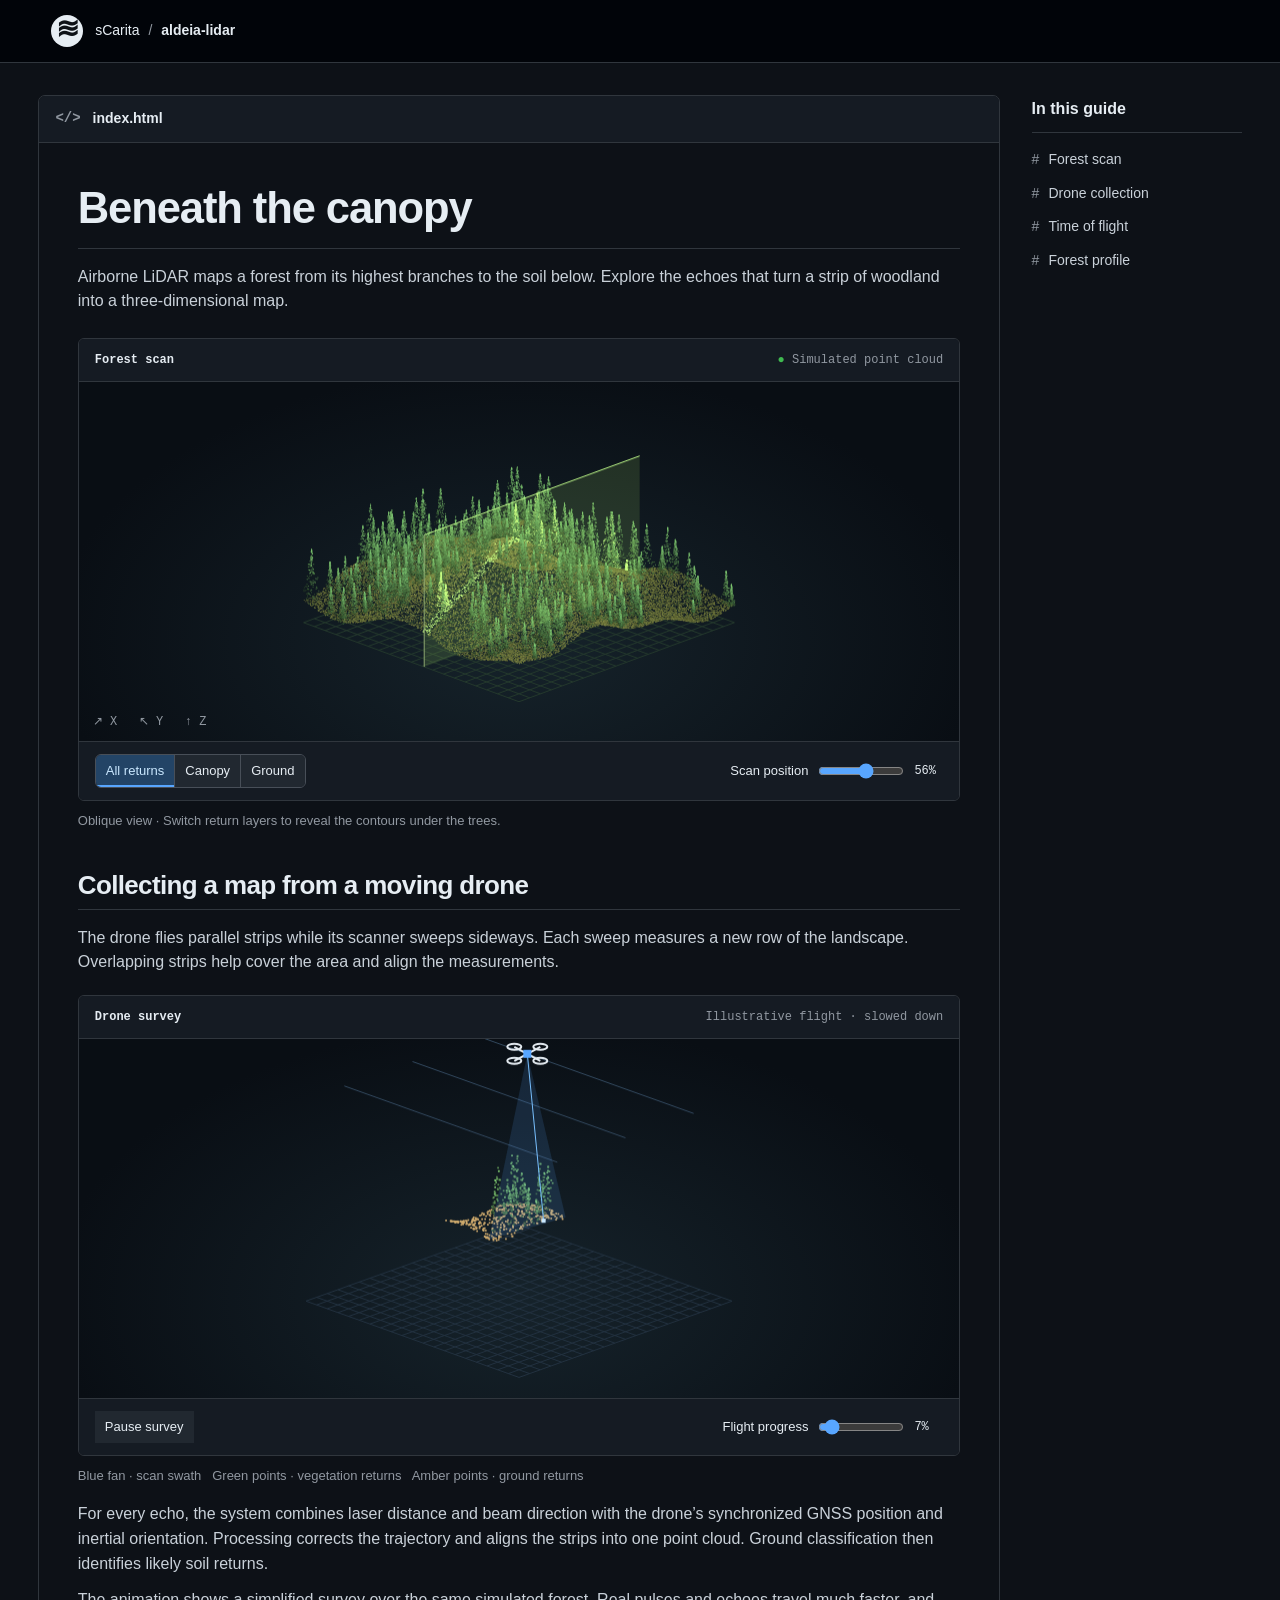
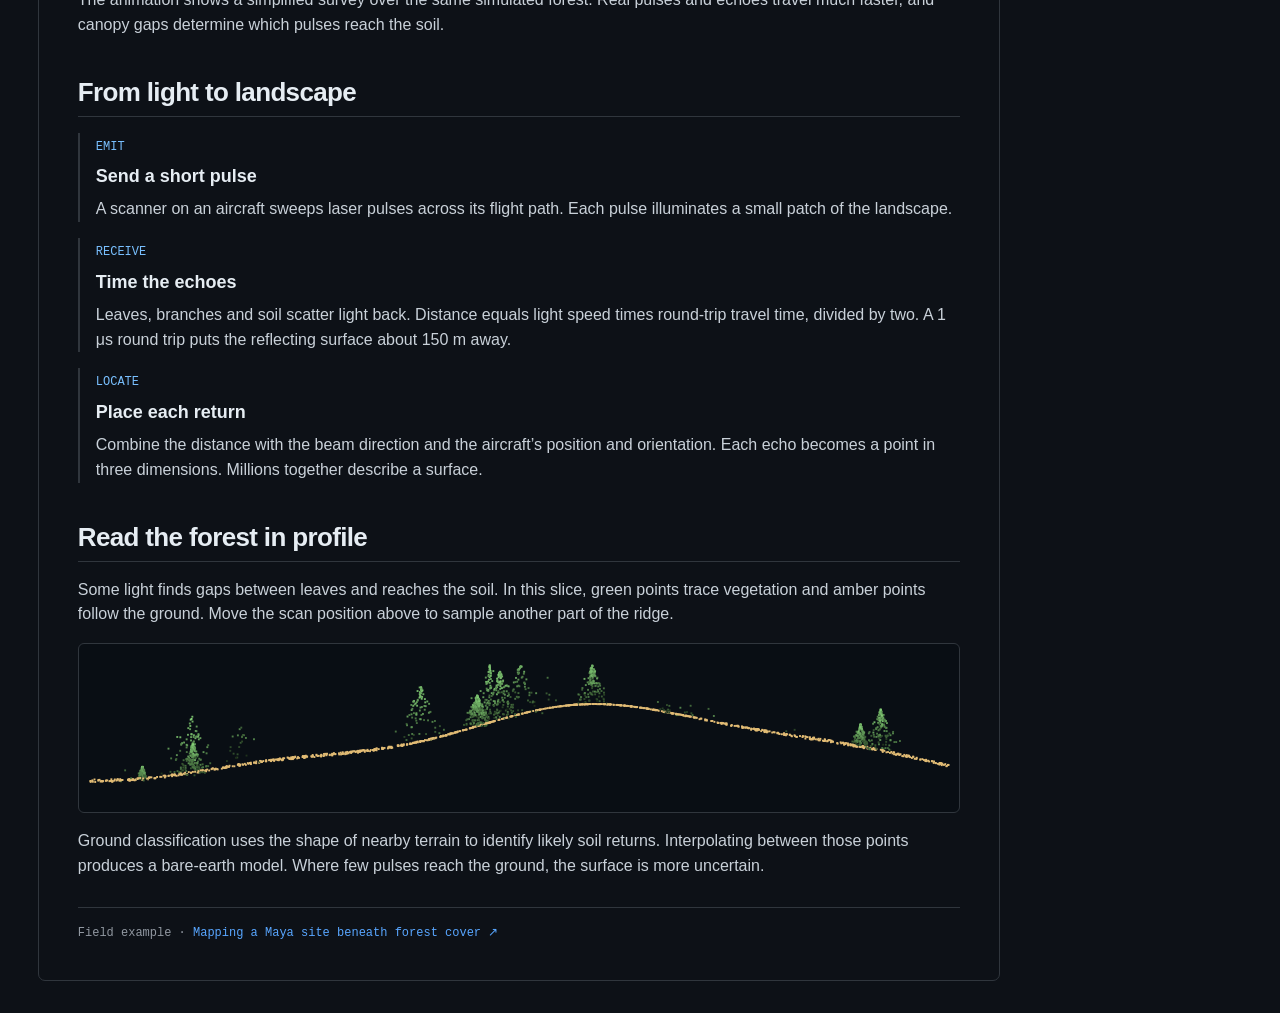
<file: docs/index.html>
<!doctype html>
<html lang="en">
<meta charset="utf-8"><meta name="viewport" content="width=device-width,initial-scale=1">
<title>LiDAR · Beneath the canopy</title>
<style>
:root {
  color-scheme: dark;
  --bg: #0d1117;
  --surface: #151b23;
  --border: #30363d;
  --fg: #e6edf3;
  --muted: #9198a1;
  --link: #58a6ff;
  --mono: ui-monospace, SFMono-Regular, Consolas, monospace;
}
* { box-sizing: border-box }
body { margin: 0; background: var(--bg); color: var(--fg); font: 16px/1.55 -apple-system,BlinkMacSystemFont,"Segoe UI",sans-serif }
a { color: var(--link); text-decoration: none }
a:hover { text-decoration: underline }
:focus-visible { outline: 2px solid var(--link); outline-offset: 3px }
header { background: #010409; border-bottom: 1px solid var(--border); padding: 15px clamp(16px,4vw,64px); display: flex; align-items: center; gap: 12px; font-size: 14px }
.mark { display: grid; place-items: center; background: var(--fg); width: 32px; height: 32px; border-radius: 50%; color: var(--bg); font: bold 28px/1 var(--mono) }
header a { color: var(--fg) }
.slash { color: var(--muted); margin: 0 5px }
.layout { max-width: 1320px; padding: 32px clamp(16px,3vw,44px); margin: auto; display: grid; grid-template-columns: minmax(0,1fr) 210px; gap: 32px; align-items: start }
main { min-width: 0; border: 1px solid var(--border); border-radius: 7px; overflow: hidden }
.filebar,.bar,.controls { background: var(--surface); display: flex; align-items: center; gap: 12px; padding: 12px 16px }
.filebar,.bar { border-bottom: 1px solid var(--border) }
.filebar { font-size: 14px; font-weight: 600 }
.filebar span { color: var(--muted); font-family: var(--mono) }
article.document { padding: clamp(18px,3vw,40px) }
h1,h2,h3,p,figure { margin: 0 }
h1,h2 { font-weight: 600; line-height: 1.25; letter-spacing: -.025em; padding-bottom: .28em; border-bottom: 1px solid var(--border); margin-bottom: 16px }
h1 { font-size: clamp(30px,3.4vw,46px) }
h2 { font-size: 26px }
h3 { font-size: 18px; margin: 6px 0 }
.hero { margin-bottom: 24px }
.hero p,.copy,.steps p { color: #c9d1d9 }
.viewer,.slice { border: 1px solid var(--border); border-radius: 6px; overflow: hidden }
.mono,.axis,.step-label,output { font: 12px/1.5 var(--mono) }
.bar,.controls { justify-content: space-between; flex-wrap: wrap }
.bar span,.axis,figcaption,footer { color: var(--muted) }
.bar .dot { color: #3fb950 }
.stage { position: relative; background: radial-gradient(ellipse at 50% 72%,#16232b,#090e14 75%) }
.stage canvas { width: 100%; height: clamp(250px,28vw,385px); display: block }
.axis { position: absolute; left: 14px; bottom: 10px }
.controls { border-top: 1px solid var(--border) }
.modes { display: inline-flex; border: 1px solid #484f58; border-radius: 6px; overflow: hidden }
button { font: inherit; font-size: 13px; background: #212830; color: var(--fg); border: 0; cursor: pointer; padding: 6px 10px }
button + button { border-left: 1px solid #484f58 }
button:hover { background: #30363d }
button[aria-pressed=true] { background: #234466; color: #cae8ff; box-shadow: inset 0 -2px var(--link) }
button:focus-visible { outline-offset: -3px }
label { display: flex; gap: 8px; align-items: center; font-size: 13px }
input { width: 86px; accent-color: var(--link) }
output { min-width: 4ch }
figcaption,footer { font-size: 13px; margin-top: 10px }
.section { margin-top: 38px }
.steps { display: grid; gap: 16px }
.steps article { border-left: 2px solid var(--border); padding-left: 16px }
.step-label { color: #79c0ff }
.slice { width: 100%; height: 170px; display: block; margin: 16px 0; background: #090e14 }
footer { border-top: 1px solid var(--border); padding-top: 16px; margin-top: 28px }
aside { font-size: 14px }
aside h2 { font-size: 16px; padding: 4px 0 13px; letter-spacing: 0 }
aside nav { display: grid; gap: 12px }
aside nav a { color: #c9d1d9 }
aside nav a::before { content: "#"; color: var(--muted); margin-right: 9px }
@media(max-width:850px) { .layout { grid-template-columns: 1fr; gap: 18px } aside { grid-row: 1 } aside nav { display:flex; flex-wrap:wrap; gap: 6px 16px } aside h2 { display:none } }
@media(max-width:520px) { .layout { padding: 14px 10px } .controls,.bar { padding: 10px } article.document { padding: 16px } }
</style>
<header><span class="mark" aria-hidden="true">≋</span><a href="https://github.com/sCarita/aldeia-lidar">sCarita <span class="slash">/</span> <strong>aldeia-lidar</strong></a></header>
<div class="layout"><main><div class="filebar"><span aria-hidden="true">&lt;/&gt;</span> index.html</div><article class="document"><section class="hero"><h1>Beneath the canopy</h1><p>Airborne LiDAR maps a forest from its highest branches to the soil below. Explore the echoes that turn a strip of woodland into a three-dimensional map.</p></section>
<figure id="scan"><div class="viewer"><div class="bar mono"><strong>Forest scan</strong><span><span class="dot">●</span> Simulated point cloud</span></div><div class="stage"><canvas id="scene" role="img" aria-label="Oblique point cloud of a wooded ridge. A luminous sweep marks the selected cross-section."></canvas><span class="axis mono">↗ X &nbsp; ↖ Y &nbsp; ↑ Z</span></div><div class="controls"><div class="modes" aria-label="Visible returns"><button aria-pressed="true" data-mode="all">All returns</button><button aria-pressed="false" data-mode="trees">Canopy</button><button aria-pressed="false" data-mode="land">Ground</button></div><label>Scan position <input id="pos" type="range" min="0" max="100" value="56"><output id="value">56%</output></label></div></div><figcaption>Oblique view · Switch return layers to reveal the contours under the trees.</figcaption></figure>
<section class="section" id="drone-section">
<h2>Collecting a map from a moving drone</h2>
<p class="copy">The drone flies parallel strips while its scanner sweeps sideways. Each sweep measures a new row of the landscape. Overlapping strips help cover the area and align the measurements.</p>
<figure style="margin-top:20px"><div class="viewer">
<div class="bar mono"><strong>Drone survey</strong><span>Illustrative flight · slowed down</span></div>
<div class="stage"><canvas id="flight" role="img" aria-label="Animated oblique view of a drone flying three overlapping survey strips, with a laser fan beneath it and collected points appearing behind it."></canvas></div>
<div class="controls"><button id="flight-toggle" type="button">Pause survey</button><label>Flight progress <input id="flight-progress" type="range" min="0" max="1000" value="0"><output id="flight-value">0%</output></label></div>
</div><figcaption>Blue fan · scan swath &nbsp; Green points · vegetation returns &nbsp; Amber points · ground returns</figcaption></figure>
<p class="copy" style="margin-top:16px">For every echo, the system combines laser distance and beam direction with the drone’s synchronized GNSS position and inertial orientation. Processing corrects the trajectory and aligns the strips into one point cloud. Ground classification then identifies likely soil returns.</p>
<p class="copy" style="margin-top:12px">The animation shows a simplified survey over the same simulated forest. Real pulses and echoes travel much faster, and canopy gaps determine which pulses reach the soil.</p>
</section>
<section class="section" id="principle"><h2>From light to landscape</h2><div class="steps"><article><b class="step-label">EMIT</b><h3>Send a short pulse</h3><p>A scanner on an aircraft sweeps laser pulses across its flight path. Each pulse illuminates a small patch of the landscape.</p></article><article><b class="step-label">RECEIVE</b><h3>Time the echoes</h3><p>Leaves, branches and soil scatter light back. Distance equals light speed times round-trip travel time, divided by two. A 1 μs round trip puts the reflecting surface about 150 m away.</p></article><article><b class="step-label">LOCATE</b><h3>Place each return</h3><p>Combine the distance with the beam direction and the aircraft’s position and orientation. Each echo becomes a point in three dimensions. Millions together describe a surface.</p></article></div></section>
<section class="section" id="profile-section"><h2>Read the forest in profile</h2><p class="copy">Some light finds gaps between leaves and reaches the soil. In this slice, green points trace vegetation and amber points follow the ground. Move the scan position above to sample another part of the ridge.</p><canvas id="profile" class="slice" role="img" aria-label="Side view of the selected strip showing vegetation above the ground profile"></canvas><p class="copy">Ground classification uses the shape of nearby terrain to identify likely soil returns. Interpolating between those points produces a bare-earth model. Where few pulses reach the ground, the surface is more uncertain.</p></section>
<footer class="mono">Field example · <a href="https://pietromiotti.com/latest/maya-site/">Mapping a Maya site beneath forest cover ↗</a></footer></article></main><aside><h2>In this guide</h2><nav aria-label="In this guide"><a href="#scan">Forest scan</a><a href="#drone-section">Drone collection</a><a href="#principle">Time of flight</a><a href="#profile-section">Forest profile</a></nav></aside></div>
<script>
const scene=document.querySelector('#scene'),profile=document.querySelector('#profile'),slider=document.querySelector('#pos');
let mode='all',seed=809;function rand(){seed=(Math.imul(seed,1664525)+1013904223)>>>0;return seed/4294967296}
function ground(x,y){return .07+.18*Math.exp(-((x-.55)**2/.17+(y-.61)**2/.08))+.025*Math.sin(x*11+y*3)+.012*Math.sin(y*18-x*4)}
const points=[];function point(x,y,z,tree,c){points.push({x,y,z,tree,c})}
for(let i=0;i<38000;i++){let x=rand(),y=rand(),z=ground(x,y),v=Math.floor(65+rand()*55+z*160);point(x,y,z,false,'rgb('+v+','+(v+7)+','+Math.floor(v*.55)+')')}
for(let i=0;i<390;i++){let x=rand(),y=rand(),z=ground(x,y),h=.035+rand()*.15;if(Math.abs(y-.3-.1*Math.sin(x*6))<.08)continue;
for(let j=0;j<150;j++){let t=rand(),a=rand()*Math.PI*2,r=(1-t)*h*.25*Math.sqrt(rand())*(.8+.2*Math.cos(t*28)),v=Math.floor(48+105*t+rand()*50+23*Math.cos(a));point(x+r*Math.cos(a),y+r*Math.sin(a),z+t*h,true,'rgb('+Math.floor(v*.64)+','+v+','+Math.floor(v*.58)+')')}}
points.sort((a,b)=>a.x+a.y-b.x-b.y);
function setup(c){let w=c.clientWidth,h=c.clientHeight,d=Math.min(devicePixelRatio,2);c.width=Math.round(w*d);c.height=Math.round(h*d);let ctx=c.getContext('2d');ctx.scale(d,d);return {ctx,w,h}}
function draw(){let s=+slider.value/100;document.querySelector('#value').value=slider.value+'%';let {ctx,w,h}=setup(scene),k=Math.min(w*.68,h*1.02),v=k*.40;
function project(x,y,z){return [w/2+(x-y)*k*.59,h*.67+(x+y-1)*v*.54-z*k*.90]}
function line(a,b,color){ctx.strokeStyle=color;ctx.beginPath();ctx.moveTo(...a);ctx.lineTo(...b);ctx.stroke()}
for(let i=0;i<=20;i++){let t=i/20;line(project(t,0,0),project(t,1,0),'#263b2e');line(project(0,t,0),project(1,t,0),'#263b2e')}
let slice=setup(profile);for(const p of points){let near=Math.abs(p.x-s)<.014;if(near){slice.ctx.fillStyle=p.tree?p.c:'#e2bc75';slice.ctx.fillRect(10+p.y*(slice.w-20),slice.h-12-p.z*slice.h*2.03,1.9,1.9)}
if((mode==='land'&&p.tree)||(mode==='trees'&&!p.tree))continue;let [x,y]=project(p.x,p.y,p.z);ctx.fillStyle=near?'#cbff86':p.c;ctx.fillRect(x,y,Math.max(1,k*.0023),Math.max(1,k*.0023))}
let corners=[[s,0,0],[s,0,.40],[s,1,.40],[s,1,0]].map(p=>project(...p));ctx.fillStyle='#bdff7020';ctx.beginPath();corners.forEach(([x,y],i)=>i?ctx.lineTo(x,y):ctx.moveTo(x,y));ctx.closePath();ctx.fill();line(corners[1],corners[2],'#bffa8a');line(corners[2],corners[3],'#8da871')}
let frame;function schedule(){cancelAnimationFrame(frame);frame=requestAnimationFrame(draw)}slider.oninput=schedule;document.querySelectorAll('[data-mode]').forEach(b=>b.onclick=()=>{mode=b.dataset.mode;document.querySelectorAll('[data-mode]').forEach(x=>x.setAttribute('aria-pressed',x===b));schedule()});window.addEventListener('resize',schedule);draw()

// The flight view uses the same simulated points as the terrain viewer.
const flightCanvas = document.querySelector('#flight');
const flightProgress = document.querySelector('#flight-progress');
const flightValue = document.querySelector('#flight-value');
const flightToggle = document.querySelector('#flight-toggle');
const motionPreference = window.matchMedia('(prefers-reduced-motion: reduce)');
let flightPlaying = !motionPreference.matches;
let flightTime = 0;
let previousFlightTime = null;
const flightDuration = 24000;
const laneCenters = [0.18, 0.50, 0.82];
const surveyPoints = points.filter((point, index) => index % 7 === 0);

function drawFlight() {
  const {ctx, w, h} = setup(flightCanvas);
  const scale = Math.min(w * 0.66, h * 0.85);
  const progress = Number(flightProgress.value) / 1000;
  const lane = Math.min(2, Math.floor(progress * 3));
  const fraction = progress === 1 ? 1 : progress * 3 - lane;
  const droneX = lane % 2 ? 1 - fraction : fraction;
  const droneY = laneCenters[lane];
  function project(x, y, z) {
    return [w / 2 + (x - y) * scale * 0.70,
      h * 0.73 + (x + y - 1) * scale * 0.25 - z * scale];
  }
  function path(vertices, color, fill = false) {
    ctx.beginPath();
    vertices.forEach((vertex, index) => {
      const [x, y] = project(...vertex);
      if (index === 0) ctx.moveTo(x, y);
      else ctx.lineTo(x, y);
    });
    if (fill) {
      ctx.closePath();
      ctx.fillStyle = color;
      ctx.fill();
    } else {
      ctx.strokeStyle = color;
      ctx.stroke();
    }
  }
  for (let i = 0; i <= 20; i++) {
    path([[i / 20, 0, 0], [i / 20, 1, 0]], '#243342');
    path([[0, i / 20, 0], [1, i / 20, 0]], '#243342');
  }
  // Adjacent swaths overlap slightly at their edges.
  for (const point of surveyPoints) {
    const collected = laneCenters.some((center, index) =>
      Math.abs(point.y - center) <= 0.18 &&
      (index < lane || (index === lane &&
        (lane % 2 ? point.x >= droneX : point.x <= droneX))));
    if (!collected) continue;
    const [x, y] = project(point.x, point.y, point.z);
    ctx.fillStyle = point.tree ? point.c : '#cda96d';
    ctx.fillRect(x, y, 1.7, 1.7);
  }
  laneCenters.forEach(center => path([[0, center, 0.66], [1, center, 0.66]], '#344a60'));
  const drone = [droneX, droneY, 0.66];
  const lowY = Math.max(0, droneY - 0.18);
  const highY = Math.min(1, droneY + 0.18);
  path([drone, [droneX, lowY, ground(droneX, lowY)],
    [droneX, highY, ground(droneX, highY)]], '#58a6ff25', true);
  const beamY = lowY + (highY - lowY) *
    (0.5 + 0.5 * Math.sin(progress * Math.PI * 180));
  const hit = [droneX, beamY, ground(droneX, beamY)];
  path([drone, hit], '#79c0ff');
  const [hitX, hitY] = project(...hit);
  ctx.fillStyle = '#cae8ff';
  ctx.fillRect(hitX - 2, hitY - 2, 4, 4);
  const [x, y] = project(...drone);
  ctx.lineWidth = 2;
  ctx.strokeStyle = '#e6edf3';
  ctx.beginPath();
  ctx.moveTo(x - 13, y - 7); ctx.lineTo(x + 13, y + 7);
  ctx.moveTo(x - 13, y + 7); ctx.lineTo(x + 13, y - 7);
  ctx.stroke();
  for (const [dx, dy] of [[-13,-7],[13,7],[-13,7],[13,-7]]) {
    ctx.beginPath(); ctx.ellipse(x + dx, y + dy, 7, 3, 0, 0, Math.PI * 2); ctx.stroke();
  }
  ctx.fillStyle = '#58a6ff';
  ctx.fillRect(x - 4, y - 4, 8, 8);
  flightValue.value = Math.round(progress * 100) + '%';
}

function animateFlight(timestamp) {
  if (!flightPlaying) return;
  if (previousFlightTime !== null) flightTime += Math.min(timestamp - previousFlightTime, 100);
  previousFlightTime = timestamp;
  flightProgress.value = Math.min(1000, flightTime / flightDuration * 1000);
  drawFlight();
  if (flightTime >= flightDuration) {
    flightPlaying = false;
    flightToggle.textContent = 'Replay survey';
    return;
  }
  requestAnimationFrame(animateFlight);
}
flightToggle.onclick = () => {
  flightPlaying = !flightPlaying;
  previousFlightTime = null;
  if (flightPlaying) {
    if (flightTime >= flightDuration) flightTime = 0;
    requestAnimationFrame(animateFlight);
  }
  flightToggle.textContent = flightPlaying ? 'Pause survey' : 'Play survey';
};
flightProgress.oninput = () => {
  flightTime = Number(flightProgress.value) / 1000 * flightDuration;
  previousFlightTime = null;
  drawFlight();
};
window.addEventListener('resize', drawFlight);
document.addEventListener('visibilitychange', () => { previousFlightTime = null; });
motionPreference.addEventListener('change', event => {
  if (event.matches) {
    flightPlaying = false;
    flightToggle.textContent = 'Play survey';
  }
});
flightToggle.textContent = flightPlaying ? 'Pause survey' : 'Play survey';
drawFlight();
if (flightPlaying) requestAnimationFrame(animateFlight);
</script></html>
</file>
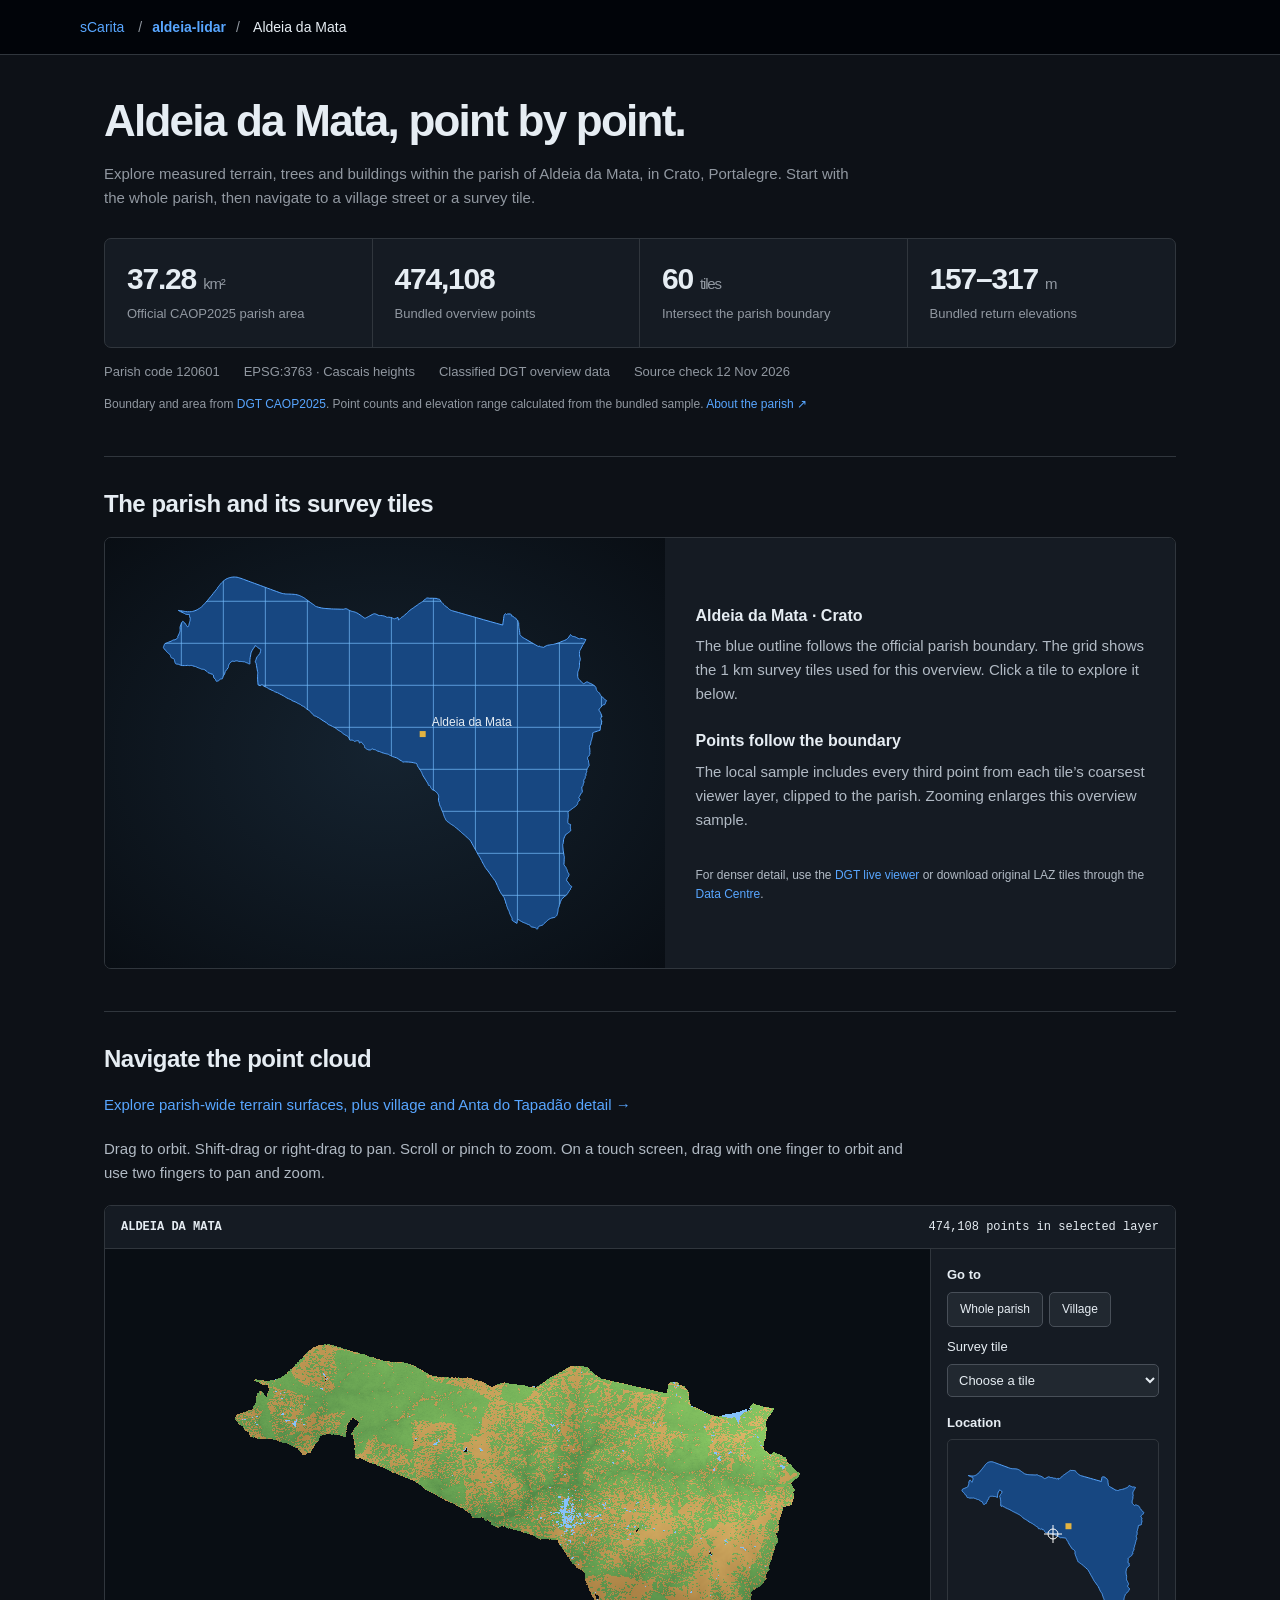
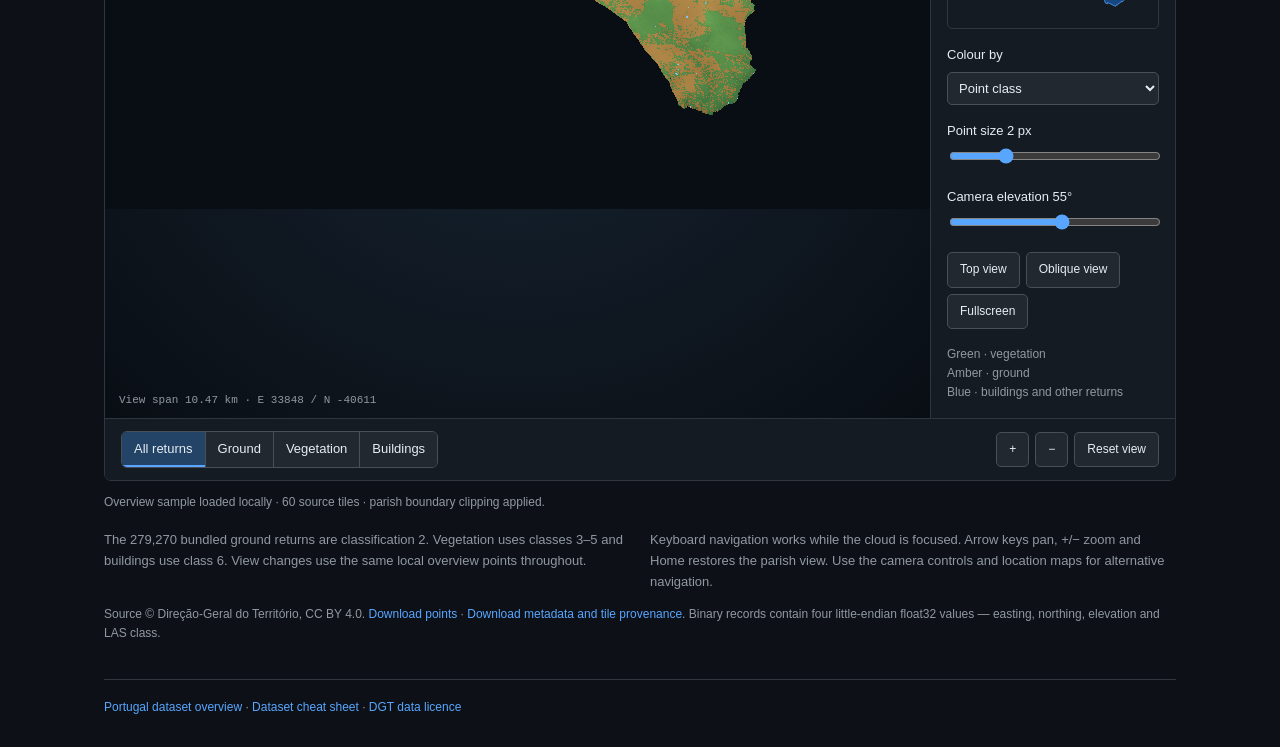
<file: docs/aldeia-da-mata/index.html>
<!doctype html>
<html lang="en"><head><meta charset="utf-8"><meta name="viewport" content="width=device-width,initial-scale=1">
<title>Aldeia da Mata · Point cloud explorer</title><style>
:root{color-scheme:dark;font-family:-apple-system,BlinkMacSystemFont,"Segoe UI",sans-serif;color:#e6edf3;background:#0d1117;font-size:15px;line-height:1.6}
*{box-sizing:border-box}body{margin:0}a{color:#58a6ff;text-decoration:none}a:hover{text-decoration:underline}header{border-bottom:1px solid #30363d;background:#010409;padding:16px max(20px,calc((100vw - 1120px)/2));font-size:14px}header span{color:#9198a1;margin:0 10px}main{max-width:1120px;margin:auto;padding:40px 24px 30px}h1,h2,h3,p{margin:0}h1{font-size:clamp(30px,4vw,44px);letter-spacing:-.04em;line-height:1.2}h2{font-size:24px;letter-spacing:-.02em;margin-bottom:14px}h3{font-size:16px;margin-bottom:6px}.intro{color:#9198a1;max-width:750px;margin:14px 0 28px}.stats{display:grid;grid-template-columns:repeat(4,1fr);border:1px solid #30363d;border-radius:7px;background:#151b23}.stat{padding:22px;border-right:1px solid #30363d}.stat:last-child{border:0}.stat strong{display:block;font-size:30px;line-height:1.2;letter-spacing:-.04em}.stat small{font-size:15px;color:#9198a1;font-weight:400}.stat span{display:block;color:#9198a1;margin-top:7px;font-size:13px}.specs{display:flex;flex-wrap:wrap;gap:8px 24px;margin-top:14px;color:#9198a1;font-size:13px}.section{margin-top:42px;border-top:1px solid #30363d;padding-top:28px}.panel{border:1px solid #30363d;border-radius:7px;overflow:hidden;background:#090e14}.coverage{display:grid;grid-template-columns:1.1fr 1fr}.map{min-height:430px;display:grid;place-items:center;background:radial-gradient(ellipse,#152330,#090e14)}svg{display:block;width:100%;height:430px}.notes{padding:30px;background:#151b23;display:flex;flex-direction:column;justify-content:center;gap:22px}.notes p,.description{color:#b1bac4}.legend{display:flex;gap:9px;align-items:center;font-size:13px}.swatch{width:10px;height:10px;background:#1f6feb;border:1px solid #79c0ff;border-radius:2px}.amber{background:#d29922;border-color:#e3b341}.source{font-size:12px;color:#9198a1;margin-top:12px}.bar,.controls{padding:12px 16px;background:#151b23;display:flex;justify-content:space-between;align-items:center;gap:14px;flex-wrap:wrap}.bar{border-bottom:1px solid #30363d;font:12px/1.5 ui-monospace,SFMono-Regular,Consolas,monospace}.controls{border-top:1px solid #30363d;font-size:13px}.modes{display:inline-flex;border:1px solid #484f58;border-radius:6px;overflow:hidden}button{background:#212830;border:0;padding:7px 12px;color:#e6edf3;cursor:pointer;font:inherit}button+button{border-left:1px solid #484f58}button[aria-pressed=true]{background:#234466;box-shadow:inset 0 -2px #58a6ff}label{display:flex;align-items:center;gap:8px}input{accent-color:#58a6ff;width:100px}canvas{width:100%;height:400px;display:block;touch-action:pan-y;cursor:grab}canvas:active{cursor:grabbing}button:focus-visible,a:focus-visible,input:focus-visible{outline:2px solid #58a6ff;outline-offset:2px}.description{max-width:820px;margin-bottom:20px}.details{display:grid;grid-template-columns:1fr 1fr;gap:20px;margin-top:18px;font-size:13px;color:#9198a1}footer{border-top:1px solid #30363d;margin-top:36px;padding-top:18px;font-size:12px;color:#9198a1}#warning{color:#f0b95b} @media(max-width:700px){main{padding:26px 16px}.stats{grid-template-columns:1fr 1fr}.stat{padding:16px;border-bottom:1px solid #30363d}.stat:nth-child(2){border-right:0}.stat:nth-child(3){border-bottom:0}.coverage{grid-template-columns:1fr}.map,svg{min-height:350px;height:350px}.notes{padding:22px}.details{grid-template-columns:1fr}canvas{height:320px}}

.navigator{display:grid;grid-template-columns:minmax(0,1fr) 245px}
.viewport{position:relative;min-width:0;background:radial-gradient(ellipse,#172432,#090e14)}
#cloud{height:560px;touch-action:none;cursor:grab;outline-offset:-3px}
.nav-panel{background:#151b23;border-left:1px solid #30363d;padding:16px;display:flex;flex-direction:column;gap:16px;font-size:13px}
.nav-panel label{display:block}.nav-panel select,.nav-panel input{width:100%;margin-top:6px}
select{background:#212830;border:1px solid #484f58;color:#e6edf3;padding:7px;border-radius:5px;font:inherit}
input{max-width:100%}.nav-panel h3{font-size:13px}
#mini{height:190px;width:100%;cursor:crosshair;touch-action:none;border:1px solid #30363d;border-radius:5px}
#parish-map{height:380px;cursor:crosshair;touch-action:none}
.viewport-note{position:absolute;bottom:12px;left:14px;color:#9198a1;font:11px ui-monospace,monospace;pointer-events:none}
.btnrow{display:flex;gap:6px;flex-wrap:wrap}.btnrow button{border:1px solid #484f58;border-radius:5px;font-size:12px}
.controls .modes{font-size:13px}.footnote{font-size:12px;color:#9198a1}
#viewer:fullscreen{background:#0d1117;display:flex;flex-direction:column}#viewer:fullscreen .navigator{flex:1;min-height:0}#viewer:fullscreen #cloud{height:100%}
@media(max-width:850px){.navigator{grid-template-columns:1fr}.nav-panel{border-left:0;border-top:1px solid #30363d;display:grid;grid-template-columns:1fr 1fr}#cloud{height:450px}#mini{height:150px}}
@media(max-width:500px){.nav-panel{grid-template-columns:1fr 1fr;padding:12px;gap:12px}#cloud{height:370px}.bar{font-size:11px}}
</style></head><body>
<header><a href="../index.html">sCarita <span>/</span><strong>aldeia-lidar</strong></a><span>/</span> Aldeia da Mata</header>
<main><h1>Aldeia da Mata, point by point.</h1>
<p class="intro">Explore measured terrain, trees and buildings within the parish of Aldeia da Mata, in Crato, Portalegre. Start with the whole parish, then navigate to a village street or a survey tile.</p>
<section aria-label="Dataset statistics">
<div class="stats"><div class="stat"><strong>37.28 <small>km²</small></strong><span>Official CAOP2025 parish area</span></div><div class="stat"><strong>474,108</strong><span>Bundled overview points</span></div><div class="stat"><strong>60 <small>tiles</small></strong><span>Intersect the parish boundary</span></div><div class="stat"><strong>157–317 <small>m</small></strong><span>Bundled return elevations</span></div></div>
<div class="specs"><span>Parish code 120601</span><span>EPSG:3763 · Cascais heights</span><span>Classified DGT overview data</span><span>Source check 12 Nov 2026</span></div>
<p class="source">Boundary and area from <a href="https://ogcapi.dgterritorio.gov.pt/collections/freguesias/items/1818?f=json">DGT CAOP2025</a>. Point counts and elevation range calculated from the bundled sample. <a href="https://pt.wikipedia.org/wiki/Aldeia_da_Mata">About the parish ↗</a></p></section>
<section class="section"><h2>The parish and its survey tiles</h2>
<div class="panel coverage"><div class="map"><canvas id="parish-map" role="img" aria-label="Official Aldeia da Mata parish outline with its 60 intersecting survey tiles. Click a tile to navigate to it."></canvas></div><div class="notes"><div><h3>Aldeia da Mata · Crato</h3><p>The blue outline follows the official parish boundary. The grid shows the 1 km survey tiles used for this overview. Click a tile to explore it below.</p></div><div><h3>Points follow the boundary</h3><p>The local sample includes every third point from each tile’s coarsest viewer layer, clipped to the parish. Zooming enlarges this overview sample.</p></div><p class="source">For denser detail, use the <a href="https://portugal3d.dgterritorio.gov.pt/continente/crato">DGT live viewer</a> or download original LAZ tiles through the <a href="https://cdd.dgterritorio.gov.pt/">Data Centre</a>.</p></div></div></section>
<section class="section"><h2>Navigate the point cloud</h2>
<p class="description"><a href="surface.html">Explore parish-wide terrain surfaces, plus village and Anta do Tapadão detail →</a></p>
<p class="description">Drag to orbit. Shift-drag or right-drag to pan. Scroll or pinch to zoom. On a touch screen, drag with one finger to orbit and use two fingers to pan and zoom.</p>
<div class="panel" id="viewer"><div class="bar"><strong>ALDEIA DA MATA</strong><span id="visible-count">Loading points…</span></div>
<div class="navigator"><div class="viewport"><canvas id="cloud" tabindex="0" aria-label="Interactive parish point cloud. Arrow keys pan, plus and minus zoom, and Home resets the view."></canvas><div class="viewport-note" id="view-status"></div></div>
<aside class="nav-panel">
<div><h3>Go to</h3><div class="btnrow"><button id="overview">Whole parish</button><button id="village">Village</button></div><label style="margin-top:10px">Survey tile<select id="tile"><option value="">Choose a tile</option></select></label></div>
<div><h3>Location</h3><canvas id="mini" role="img" aria-label="Parish navigation map. Click to recenter the point cloud."></canvas></div>
<label>Colour by<select id="colour"><option value="class">Point class</option><option value="elevation">Elevation</option></select></label>
<label>Point size <output id="size-label">2</output> px<input id="size" type="range" min="1" max="5" step=".5" value="2"></label>
<label>Camera elevation <output id="tilt-label">55°</output><input id="tilt" type="range" min="15" max="90" value="55"></label>
<div class="btnrow"><button id="top">Top view</button><button id="perspective">Oblique view</button><button id="fullscreen">Fullscreen</button></div>
<p class="footnote">Green · vegetation<br>Amber · ground<br>Blue · buildings and other returns</p>
</aside></div>
<div class="controls"><div class="modes" aria-label="Point layers"><button data-layer="all" aria-pressed="true">All returns</button><button data-layer="ground" aria-pressed="false">Ground</button><button data-layer="vegetation" aria-pressed="false">Vegetation</button><button data-layer="buildings" aria-pressed="false">Buildings</button></div><div class="btnrow"><button id="zoom-in" aria-label="Zoom in">+</button><button id="zoom-out" aria-label="Zoom out">−</button><button id="reset">Reset view</button></div></div></div>
<p id="status" role="status" class="source"></p>
<div class="details"><p>The 279,270 bundled ground returns are classification 2. Vegetation uses classes 3–5 and buildings use class 6. View changes use the same local overview points throughout.</p><p>Keyboard navigation works while the cloud is focused. Arrow keys pan, +/− zoom and Home restores the parish view. Use the camera controls and location maps for alternative navigation.</p></div>
<p class="source">Source © Direção-Geral do Território, CC BY 4.0. <a href="data/points.bin" download>Download points</a> · <a href="data/metadata.js" download>Download metadata and tile provenance</a>. Binary records contain four little-endian float32 values — easting, northing, elevation and LAS class.</p></section>
<footer><a href="../portugal-lidar/index.html">Portugal dataset overview</a> · <a href="../portugal-lidar-cheat-sheet.md">Dataset cheat sheet</a> · <a href="https://www.dgterritorio.gov.pt/dados-abertos">DGT data licence</a></footer></main>
<script src="data/metadata.js"></script><script src="data/points.js"></script>
<script src="navigator.js"></script></body></html>
</file>
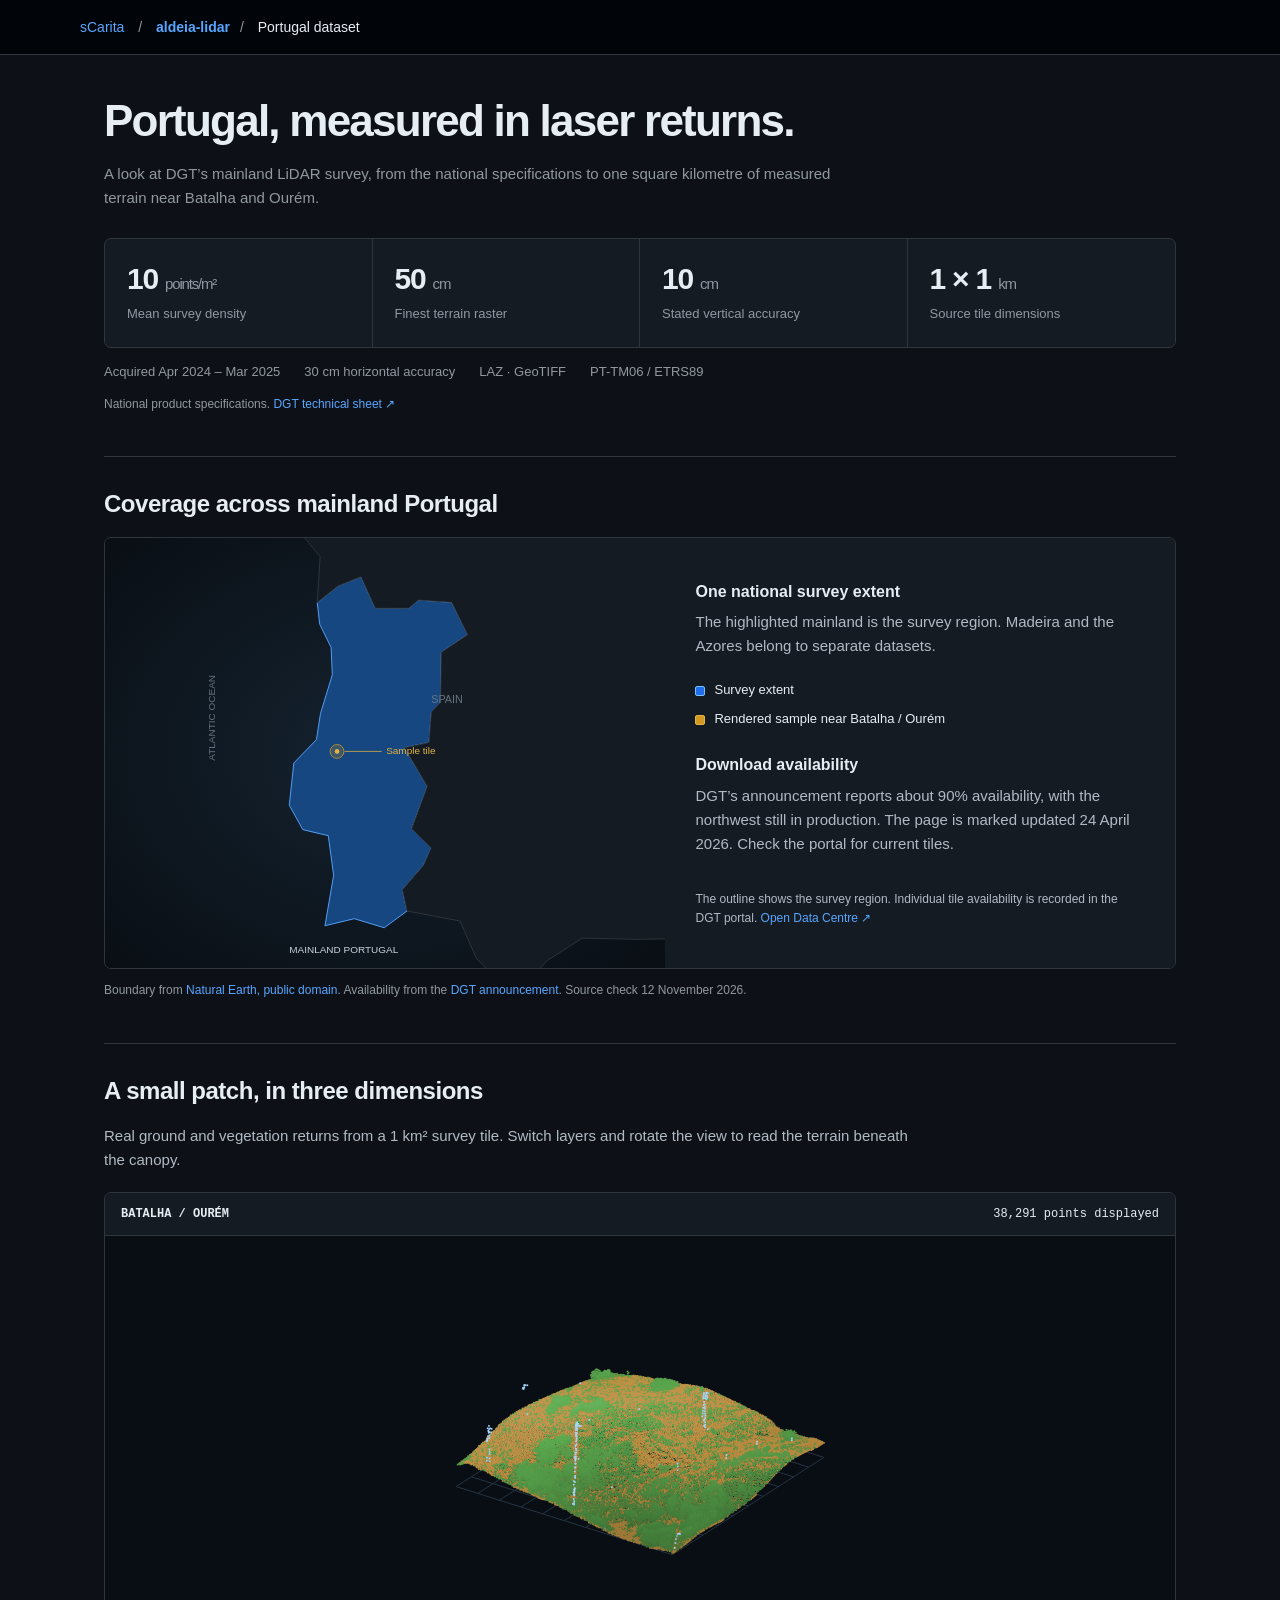
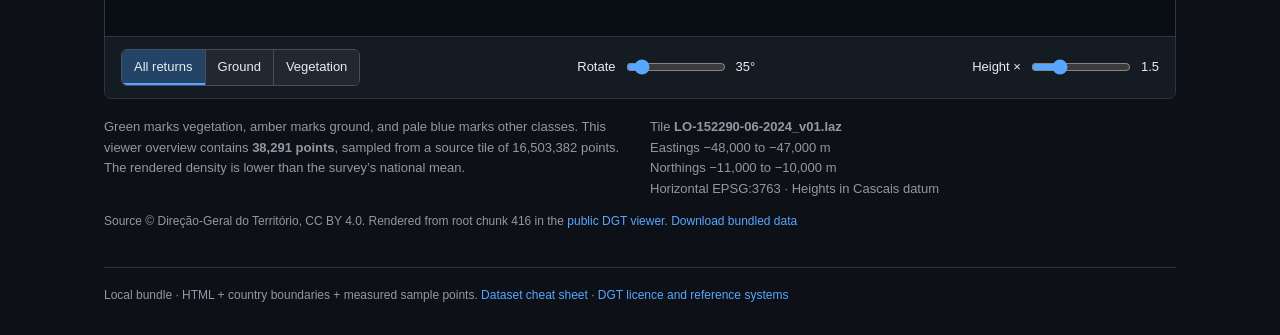
<file: docs/portugal-lidar/index.html>
<!doctype html>
<html lang="en">
<head>
<meta charset="utf-8"><meta name="viewport" content="width=device-width,initial-scale=1">
<title>Portugal LiDAR · Dataset overview</title>
<style>
:root{color-scheme:dark;font-family:-apple-system,BlinkMacSystemFont,"Segoe UI",sans-serif;color:#e6edf3;background:#0d1117;font-size:15px;line-height:1.6}
*{box-sizing:border-box}body{margin:0}a{color:#58a6ff;text-decoration:none}a:hover{text-decoration:underline}header{border-bottom:1px solid #30363d;background:#010409;padding:16px max(20px,calc((100vw - 1120px)/2));font-size:14px}header span{color:#9198a1;margin:0 10px}main{max-width:1120px;margin:auto;padding:40px 24px 30px}h1,h2,h3,p{margin:0}h1{font-size:clamp(30px,4vw,44px);letter-spacing:-.04em;line-height:1.2}h2{font-size:24px;letter-spacing:-.02em;margin-bottom:14px}h3{font-size:16px;margin-bottom:6px}.intro{color:#9198a1;max-width:750px;margin:14px 0 28px}.stats{display:grid;grid-template-columns:repeat(4,1fr);border:1px solid #30363d;border-radius:7px;background:#151b23}.stat{padding:22px;border-right:1px solid #30363d}.stat:last-child{border:0}.stat strong{display:block;font-size:30px;line-height:1.2;letter-spacing:-.04em}.stat small{font-size:15px;color:#9198a1;font-weight:400}.stat span{display:block;color:#9198a1;margin-top:7px;font-size:13px}.specs{display:flex;flex-wrap:wrap;gap:8px 24px;margin-top:14px;color:#9198a1;font-size:13px}.section{margin-top:42px;border-top:1px solid #30363d;padding-top:28px}.panel{border:1px solid #30363d;border-radius:7px;overflow:hidden;background:#090e14}.coverage{display:grid;grid-template-columns:1.1fr 1fr}.map{min-height:430px;display:grid;place-items:center;background:radial-gradient(ellipse,#152330,#090e14)}svg{display:block;width:100%;height:430px}.notes{padding:30px;background:#151b23;display:flex;flex-direction:column;justify-content:center;gap:22px}.notes p,.description{color:#b1bac4}.legend{display:flex;gap:9px;align-items:center;font-size:13px}.swatch{width:10px;height:10px;background:#1f6feb;border:1px solid #79c0ff;border-radius:2px}.amber{background:#d29922;border-color:#e3b341}.source{font-size:12px;color:#9198a1;margin-top:12px}.bar,.controls{padding:12px 16px;background:#151b23;display:flex;justify-content:space-between;align-items:center;gap:14px;flex-wrap:wrap}.bar{border-bottom:1px solid #30363d;font:12px/1.5 ui-monospace,SFMono-Regular,Consolas,monospace}.controls{border-top:1px solid #30363d;font-size:13px}.modes{display:inline-flex;border:1px solid #484f58;border-radius:6px;overflow:hidden}button{background:#212830;border:0;padding:7px 12px;color:#e6edf3;cursor:pointer;font:inherit}button+button{border-left:1px solid #484f58}button[aria-pressed=true]{background:#234466;box-shadow:inset 0 -2px #58a6ff}label{display:flex;align-items:center;gap:8px}input{accent-color:#58a6ff;width:100px}canvas{width:100%;height:400px;display:block;touch-action:pan-y;cursor:grab}canvas:active{cursor:grabbing}button:focus-visible,a:focus-visible,input:focus-visible{outline:2px solid #58a6ff;outline-offset:2px}.description{max-width:820px;margin-bottom:20px}.details{display:grid;grid-template-columns:1fr 1fr;gap:20px;margin-top:18px;font-size:13px;color:#9198a1}footer{border-top:1px solid #30363d;margin-top:36px;padding-top:18px;font-size:12px;color:#9198a1}#warning{color:#f0b95b} @media(max-width:700px){main{padding:26px 16px}.stats{grid-template-columns:1fr 1fr}.stat{padding:16px;border-bottom:1px solid #30363d}.stat:nth-child(2){border-right:0}.stat:nth-child(3){border-bottom:0}.coverage{grid-template-columns:1fr}.map,svg{min-height:350px;height:350px}.notes{padding:22px}.details{grid-template-columns:1fr}canvas{height:320px}}
</style>
</head>
<body>
<header><a href="../index.html">sCarita <span>/</span> <strong>aldeia-lidar</strong></a><span>/</span> Portugal dataset</header>
<main>
<h1>Portugal, measured in laser returns.</h1>
<p class="intro">A look at DGT’s mainland LiDAR survey, from the national specifications to one square kilometre of measured terrain near Batalha and Ourém.</p>
<section aria-label="General survey statistics">
<div class="stats"><div class="stat"><strong>10 <small>points/m²</small></strong><span>Mean survey density</span></div><div class="stat"><strong>50 <small>cm</small></strong><span>Finest terrain raster</span></div><div class="stat"><strong>10 <small>cm</small></strong><span>Stated vertical accuracy</span></div><div class="stat"><strong>1 × 1 <small>km</small></strong><span>Source tile dimensions</span></div></div>
<div class="specs"><span>Acquired Apr 2024 – Mar 2025</span><span>30 cm horizontal accuracy</span><span>LAZ · GeoTIFF</span><span>PT-TM06 / ETRS89</span></div>
<p class="source">National product specifications. <a href="https://www.dgterritorio.gov.pt/atividades/cartografia/cartografia-topografica/modelos-digitais">DGT technical sheet ↗</a></p>
</section>
<section class="section" id="coverage">
<h2>Coverage across mainland Portugal</h2>
<div class="panel coverage"><div class="map"><svg id="map" viewBox="0 0 500 560" role="img" aria-label="Map highlighting mainland Portugal’s survey extent and the sample location near Batalha and Ourém"></svg></div>
<div class="notes"><div><h3>One national survey extent</h3><p>The highlighted mainland is the survey region. Madeira and the Azores belong to separate datasets.</p></div><div><div class="legend"><i class="swatch"></i> Survey extent</div><div class="legend" style="margin-top:8px"><i class="swatch amber"></i> Rendered sample near Batalha / Ourém</div></div><div><h3>Download availability</h3><p>DGT’s announcement reports about 90% availability, with the northwest still in production. The page is marked updated 24 April 2026. Check the portal for current tiles.</p></div><p class="source">The outline shows the survey region. Individual tile availability is recorded in the DGT portal. <a href="https://cdd.dgterritorio.gov.pt/">Open Data Centre ↗</a></p></div></div>
<p class="source">Boundary from <a href="https://www.naturalearthdata.com/about/terms-of-use/">Natural Earth, public domain</a>. Availability from the <a href="https://www.dgterritorio.gov.pt/levantamento-lidar-de-portugal-continental-0">DGT announcement</a>. Source check 12 November 2026.</p>
</section>
<section class="section" id="sample">
<h2>A small patch, in three dimensions</h2>
<p class="description">Real ground and vegetation returns from a 1 km² survey tile. Switch layers and rotate the view to read the terrain beneath the canopy.</p>
<div class="panel"><div class="bar"><strong>BATALHA / OURÉM</strong><span id="count">Loading survey points…</span></div><canvas id="patch" role="img" aria-label="Interactive 3D point cloud of the real Batalha–Ourém survey tile. Use the layer buttons and rotation slider to explore it."></canvas><div class="controls"><div class="modes" aria-label="Displayed point classes"><button data-mode="all" aria-pressed="true">All returns</button><button data-mode="ground" aria-pressed="false">Ground</button><button data-mode="vegetation" aria-pressed="false">Vegetation</button></div><label>Rotate <input id="angle" type="range" min="0" max="360" value="35"><output id="degrees">35°</output></label><label>Height × <input id="height" type="range" min="1" max="3" step=".25" value="1.5"><output id="factor">1.5</output></label></div></div>
<div class="details"><p>Green marks vegetation, amber marks ground, and pale blue marks other classes. This viewer overview contains <strong>38,291 points</strong>, sampled from a source tile of 16,503,382 points. The rendered density is lower than the survey’s national mean.</p><p>Tile <strong>LO-152290-06-2024_v01.laz</strong><br>Eastings −48,000 to −47,000 m<br>Northings −11,000 to −10,000 m<br>Horizontal EPSG:3763 · Heights in Cascais datum</p></div>
<p class="source">Source © Direção-Geral do Território, CC BY 4.0. Rendered from root chunk 416 in the <a href="https://portugal3d.dgterritorio.gov.pt/continente/LO-152290-06-2024">public DGT viewer</a>. <a href="data/dataset.js" download>Download bundled data</a></p>
<p id="warning" role="status"></p>
</section>
<footer>Local bundle · HTML + country boundaries + measured sample points. <a href="../portugal-lidar-cheat-sheet.md">Dataset cheat sheet</a> · <a href="https://www.dgterritorio.gov.pt/dados-abertos">DGT licence and reference systems</a></footer>
</main>
<script src="data/dataset.js"></script>
<script>
if (!window.LIDAR_DATA) {
  document.querySelector('#warning').textContent = 'Could not load the local data. Keep data/dataset.js beside this HTML folder.';
} else {
  const data = window.LIDAR_DATA;
  const map = document.querySelector('#map');
  const svgNS = 'http://www.w3.org/2000/svg';
  function mapPoint(lon, lat) { return [90 + (lon + 10) * 74, 32 + (42.5 - lat) * 84]; }
  function addSvg(name, attrs, text) {
    const node = document.createElementNS(svgNS, name);
    for (const [key, value] of Object.entries(attrs)) node.setAttribute(key, value);
    if (text) node.textContent = text;
    map.appendChild(node);
    return node;
  }
  for (const feature of data.map.features) {
    const polygons = feature.geometry.type === 'Polygon' ? [feature.geometry.coordinates] : feature.geometry.coordinates;
    const portugal = feature.properties.name === 'Portugal';
    for (const polygon of polygons) {
      const path = polygon.map(ring => ring.map(([lon,lat],index) => {
        const [x,y] = mapPoint(lon,lat);
        return (index ? 'L' : 'M') + x + ',' + y;
      }).join(' ') + 'Z').join(' ');
      addSvg('path', {d:path,fill:portugal?'#174781':'#151b23',stroke:portugal?'#58a6ff':'#30363d','stroke-width':1.2,'fill-rule':'evenodd'});
    }
  }
  addSvg('text',{x:310,y:215,fill:'#687381','font-size':14},'SPAIN');
  addSvg('text',{x:28,y:290,fill:'#687381','font-size':13,transform:'rotate(-90 28 290)'},'ATLANTIC OCEAN');
  const [mx,my] = mapPoint(...data.sample.centerLonLat);
  addSvg('circle',{cx:mx,cy:my,r:9,fill:'#d2992233',stroke:'#d29922'});
  addSvg('circle',{cx:mx,cy:my,r:3,fill:'#e3b341'});
  addSvg('path',{d:'M'+(mx+10)+','+my+'h48',stroke:'#e3b341',fill:'none'});
  addSvg('text',{x:mx+64,y:my+4,fill:'#e3b341','font-size':13},'Sample tile');
  addSvg('text',{x:125,y:540,fill:'#c9d1d9','font-size':13},'MAINLAND PORTUGAL');

  const canvas = document.querySelector('#patch');
  const rotation = document.querySelector('#angle');
  const exaggeration = document.querySelector('#height');
  const points = data.sample.points;
  const minZ = Math.min(...points.map(point => point[2]));
  const maxZ = Math.max(...points.map(point => point[2]));
  let mode = 'all';
  function render() {
    const w = canvas.clientWidth, h = canvas.clientHeight;
    const pixelRatio = Math.min(window.devicePixelRatio || 1, 2);
    canvas.width = Math.round(w * pixelRatio);
    canvas.height = Math.round(h * pixelRatio);
    const ctx = canvas.getContext('2d');
    ctx.scale(pixelRatio,pixelRatio);
    const theta = Number(rotation.value) * Math.PI / 180;
    const height = Number(exaggeration.value);
    const scale = Math.min(w * .55, h * .66);
    const cos = Math.cos(theta), sin = Math.sin(theta);
    const project = (x,y,z) => {
      const rx = x*cos-y*sin, ry=x*sin+y*cos;
      return [w/2+rx*scale,h*.59+ry*scale*.45-z*scale*height];
    };
    function line(a,b) {
      ctx.beginPath();ctx.moveTo(...project(...a));ctx.lineTo(...project(...b));ctx.stroke();
    }
    ctx.strokeStyle='#263442';
    for(let i=0;i<=10;i++){
      const t=i/10-.5;
      line([t,-.5,0],[t,.5,0]);line([-.5,t,0],[.5,t,0]);
    }
    const projected = [];
    for(const point of points) {
      const cls=point[3],vegetation=cls>=3&&cls<=5;
      if(mode==='ground'&&cls!==2 || mode==='vegetation'&&!vegetation)continue;
      const x=(point[0]+47500)/1000, y=(point[1]+10500)/1000, z=(point[2]-minZ)/1000;
      const [px,py]=project(x,y,z);
      const tone=(point[2]-minZ)/(maxZ-minZ);
      const color=cls===2?'hsl(38 48% '+(42+tone*23)+'%)':vegetation?'hsl(112 36% '+(32+tone*35)+'%)':'#a5d6ff';
      projected.push({px,py,depth:x*sin+y*cos,color});
    }
    projected.sort((a,b)=>a.depth-b.depth);
    for(const point of projected){ctx.fillStyle=point.color;ctx.fillRect(point.px,point.py,1.65,1.65)}
    document.querySelector('#count').textContent=projected.length.toLocaleString('en')+' points displayed';
    document.querySelector('#degrees').value=rotation.value+'°';
    document.querySelector('#factor').value=height.toString();
  }
  let frame;
  function scheduleRender(){cancelAnimationFrame(frame);frame=requestAnimationFrame(render)}
  rotation.addEventListener('input',scheduleRender);
  exaggeration.addEventListener('input',scheduleRender);
  document.querySelectorAll('[data-mode]').forEach(button=>button.addEventListener('click',()=>{
    mode=button.dataset.mode;
    document.querySelectorAll('[data-mode]').forEach(other=>other.setAttribute('aria-pressed',String(other===button)));
    scheduleRender();
  }));
  let dragStart=null;
  canvas.addEventListener('pointerdown',event=>{dragStart={x:event.clientX,angle:Number(rotation.value)};canvas.setPointerCapture(event.pointerId)});
  canvas.addEventListener('pointermove',event=>{
    if(!dragStart)return;
    rotation.value=((dragStart.angle+(event.clientX-dragStart.x)*.5)%360+360)%360;
    scheduleRender();
  });
  canvas.addEventListener('pointerup',()=>{dragStart=null});
  canvas.addEventListener('pointercancel',()=>{dragStart=null});
  window.addEventListener('resize',scheduleRender);
  render();
}
</script>
</body></html>
</file>
